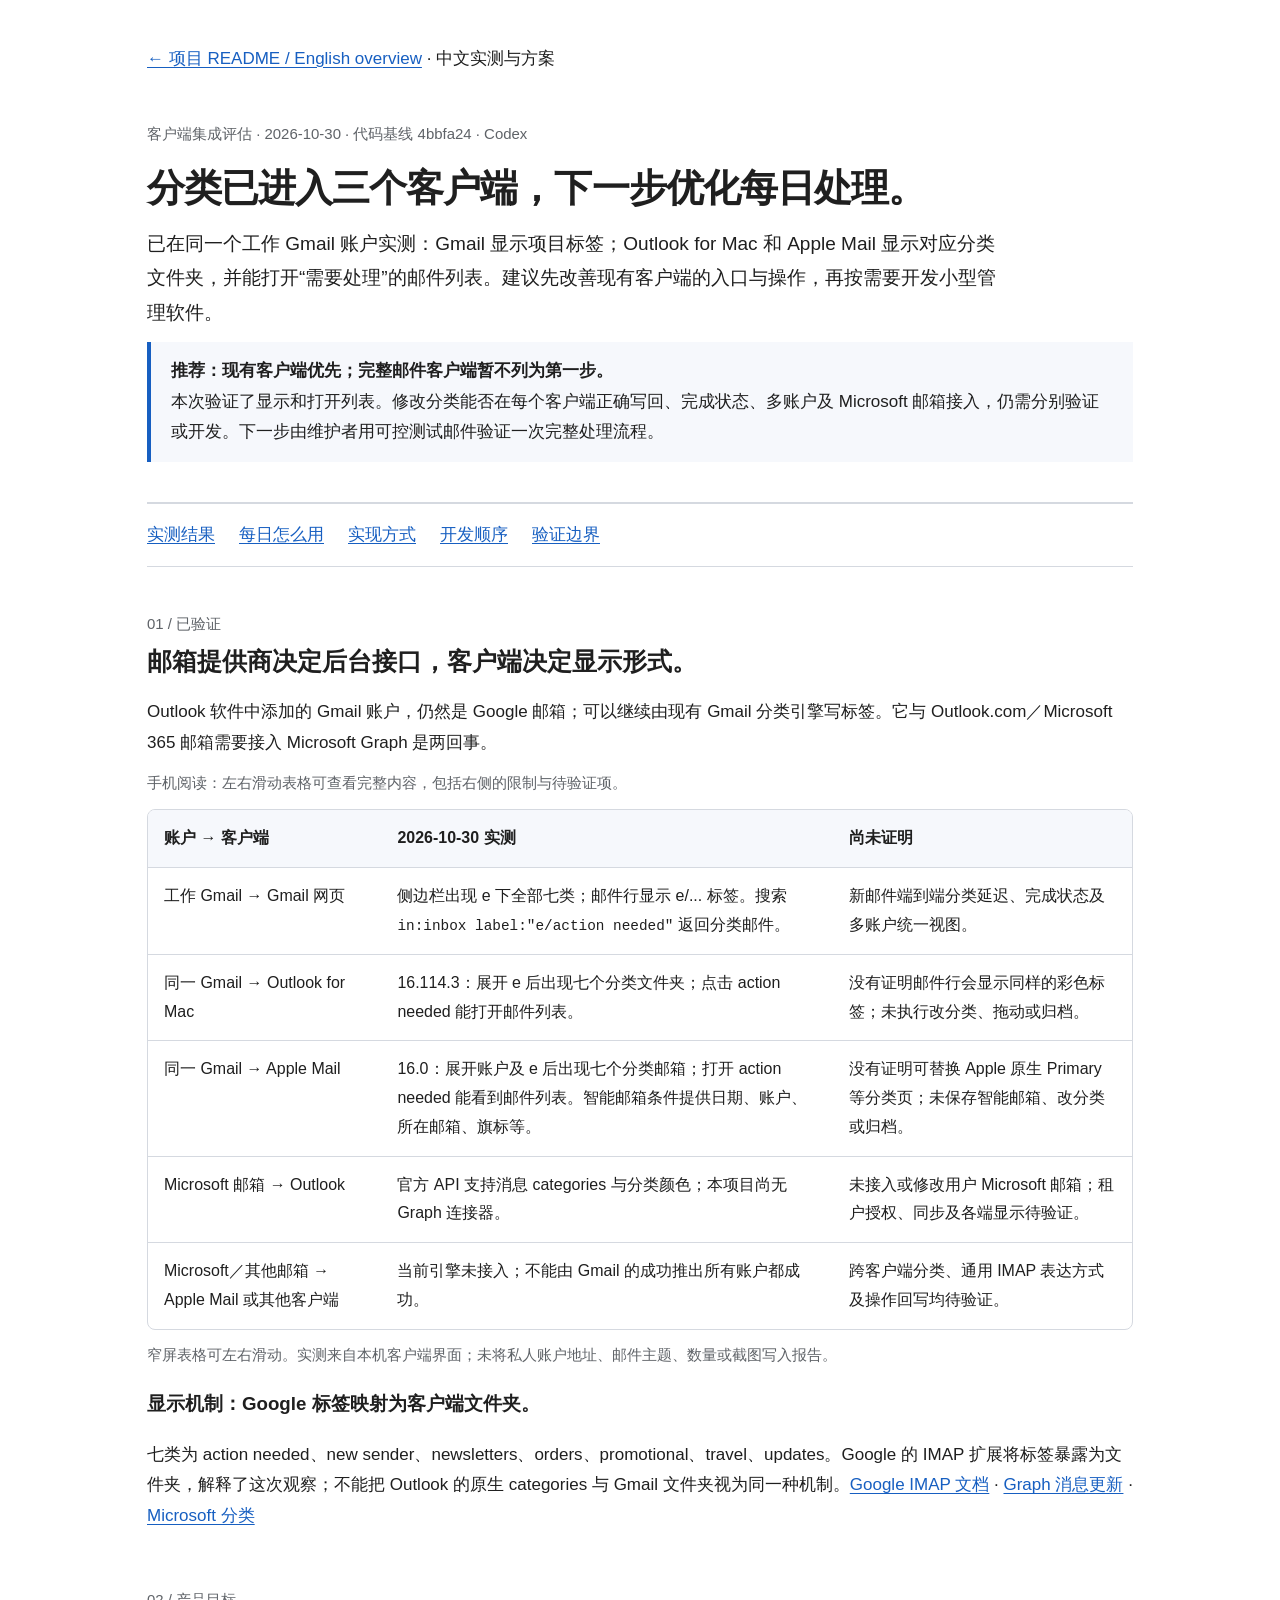
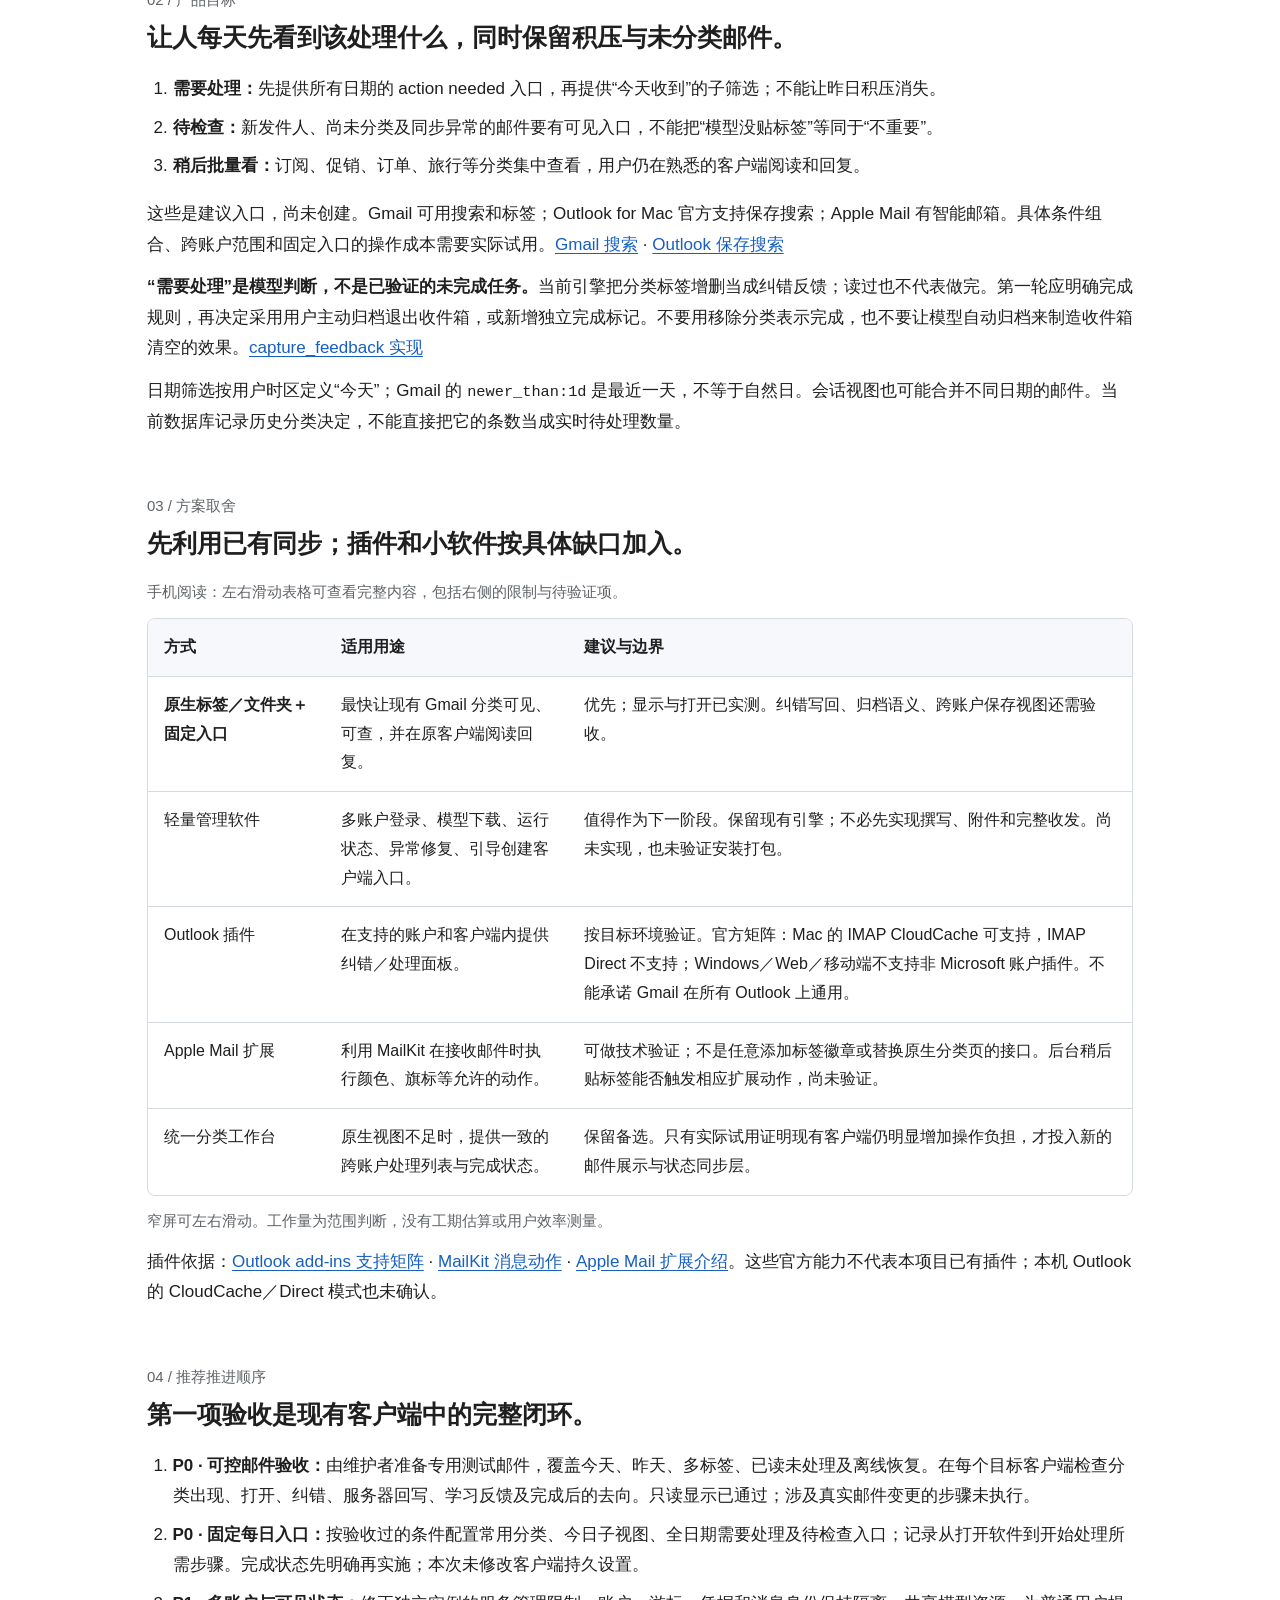
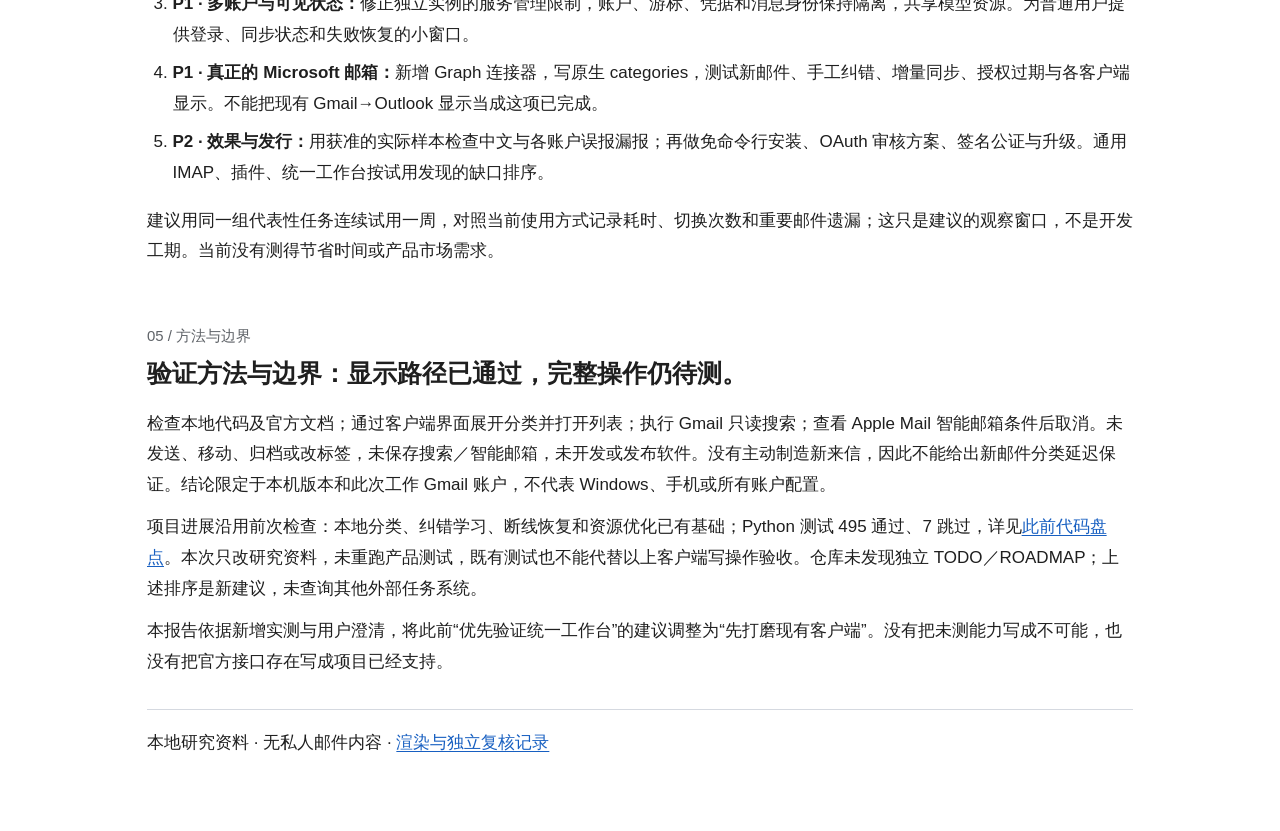
<file: docs/research/2026-10-30-client-integration.html>
<!doctype html>
<html lang="zh-CN"><head><meta charset="utf-8"><meta name="viewport" content="width=device-width, initial-scale=1"><meta name="artifact-type" content="decision"><title>Email Town · 客户端分类实测与推进方案</title>
<style>
:root{color-scheme:light;--bg:#ffffff;--panel:#f6f8fc;--ink:#1f1f1f;--muted:#5f6368;--line:#d5d9e0;--accent:#175fc1}
@media(prefers-color-scheme:dark){:root:not([data-theme="light"]){color-scheme:dark;--bg:#0d1117;--panel:#161b22;--ink:#e6edf3;--muted:#9da7b3;--line:#30363d;--accent:#58a6ff}}
:root[data-theme="dark"]{color-scheme:dark;--bg:#0d1117;--panel:#161b22;--ink:#e6edf3;--muted:#9da7b3;--line:#30363d;--accent:#58a6ff}
*{box-sizing:border-box}html{font-size:17px}body{margin:0;background:var(--bg);color:var(--ink);font-family:-apple-system,BlinkMacSystemFont,"Segoe UI","PingFang SC",sans-serif;line-height:1.8}
main{max-width:1050px;margin:auto;padding:32px 32px 72px}a{color:var(--accent);text-underline-offset:3px;overflow-wrap:anywhere}a:focus-visible{outline:3px solid var(--accent);outline-offset:4px}
header{padding:22px 0 28px;border-bottom:2px solid var(--line)}h1{font-size:2.25rem;line-height:1.35;letter-spacing:-.025em;margin:14px 0}h2{font-size:1.45rem;line-height:1.5;margin:0 0 16px}h3{font-size:1.1rem}p{margin:12px 0}.stamp,.eyebrow,.reading{color:var(--muted)}.stamp,.eyebrow{font-size:.88rem}.eyebrow{margin-bottom:6px}.deck{font-size:1.12rem;max-width:850px}.verdict{padding:14px 20px;background:var(--panel);border-left:4px solid var(--accent)}section{padding-top:32px}nav{display:flex;flex-wrap:wrap;gap:8px 24px;padding:16px 0;border-bottom:1px solid var(--line)}
.table-wrap{overflow-x:auto;border:1px solid var(--line);border-radius:8px}table{width:100%;border-collapse:collapse;min-width:650px;font-size:.94rem}th,td{text-align:left;vertical-align:top;padding:14px 16px;border-bottom:1px solid var(--line)}th{background:var(--panel)}th:first-child,td:first-child{min-width:140px}tr:last-child td{border-bottom:0}ul,ol{padding-left:1.5em}li{margin:8px 0}code{font-size:.9em;overflow-wrap:anywhere}small{font-size:.88rem}.reading{font-size:.88rem}footer{margin-top:32px;padding-top:18px;border-top:1px solid var(--line)}
@media(max-width:600px){main{padding:20px 18px 48px}h1{font-size:1.8rem}.deck{font-size:1rem}h2{font-size:1.3rem}.verdict{padding:12px 14px}table{min-width:600px}th,td{padding:12px}header{padding-top:8px}}
@media print{main{max-width:none}nav{display:none}section{break-inside:avoid}a{color:inherit}}
</style></head><body><main><p><a href="../../README.md">← 项目 README / English overview</a> · 中文实测与方案</p>
<header><p class="stamp">客户端集成评估 · 2026-10-30 · 代码基线 4bbfa24 · Codex</p>
<h1>分类已进入三个客户端，下一步优化每日处理。</h1>
<p class="deck">已在同一个工作 Gmail 账户实测：Gmail 显示项目标签；Outlook for Mac 和 Apple Mail 显示对应分类文件夹，并能打开“需要处理”的邮件列表。建议先改善现有客户端的入口与操作，再按需要开发小型管理软件。</p>
<p class="verdict"><strong>推荐：现有客户端优先；完整邮件客户端暂不列为第一步。</strong><br>本次验证了显示和打开列表。修改分类能否在每个客户端正确写回、完成状态、多账户及 Microsoft 邮箱接入，仍需分别验证或开发。下一步由维护者用可控测试邮件验证一次完整处理流程。</p></header>
<nav aria-label="报告目录"><a href="#evidence">实测结果</a><a href="#workflow">每日怎么用</a><a href="#options">实现方式</a><a href="#next">开发顺序</a><a href="#limits">验证边界</a></nav>
<section id="evidence"><p class="eyebrow">01 / 已验证</p><h2>邮箱提供商决定后台接口，客户端决定显示形式。</h2>
<p>Outlook 软件中添加的 Gmail 账户，仍然是 Google 邮箱；可以继续由现有 Gmail 分类引擎写标签。它与 Outlook.com／Microsoft 365 邮箱需要接入 Microsoft Graph 是两回事。</p>
<p class="reading">手机阅读：左右滑动表格可查看完整内容，包括右侧的限制与待验证项。</p>
<div class="table-wrap" tabindex="0" role="region" aria-label="客户端实测矩阵"><table><thead><tr><th>账户 → 客户端</th><th>2026-10-30 实测</th><th>尚未证明</th></tr></thead><tbody>
<tr><td>工作 Gmail → Gmail 网页</td><td>侧边栏出现 e 下全部七类；邮件行显示 e/... 标签。搜索 <code>in:inbox label:"e/action needed"</code> 返回分类邮件。</td><td>新邮件端到端分类延迟、完成状态及多账户统一视图。</td></tr>
<tr><td>同一 Gmail → Outlook for Mac</td><td>16.114.3：展开 e 后出现七个分类文件夹；点击 action needed 能打开邮件列表。</td><td>没有证明邮件行会显示同样的彩色标签；未执行改分类、拖动或归档。</td></tr>
<tr><td>同一 Gmail → Apple Mail</td><td>16.0：展开账户及 e 后出现七个分类邮箱；打开 action needed 能看到邮件列表。智能邮箱条件提供日期、账户、所在邮箱、旗标等。</td><td>没有证明可替换 Apple 原生 Primary 等分类页；未保存智能邮箱、改分类或归档。</td></tr>
<tr><td>Microsoft 邮箱 → Outlook</td><td>官方 API 支持消息 categories 与分类颜色；本项目尚无 Graph 连接器。</td><td>未接入或修改用户 Microsoft 邮箱；租户授权、同步及各端显示待验证。</td></tr>
<tr><td>Microsoft／其他邮箱 → Apple Mail 或其他客户端</td><td>当前引擎未接入；不能由 Gmail 的成功推出所有账户都成功。</td><td>跨客户端分类、通用 IMAP 表达方式及操作回写均待验证。</td></tr>
</tbody></table></div><p class="reading">窄屏表格可左右滑动。实测来自本机客户端界面；未将私人账户地址、邮件主题、数量或截图写入报告。</p>
<h3>显示机制：Google 标签映射为客户端文件夹。</h3><p>七类为 action needed、new sender、newsletters、orders、promotional、travel、updates。Google 的 IMAP 扩展将标签暴露为文件夹，解释了这次观察；不能把 Outlook 的原生 categories 与 Gmail 文件夹视为同一种机制。<a href="https://developers.google.com/workspace/gmail/imap/imap-extensions">Google IMAP 文档</a> · <a href="https://learn.microsoft.com/en-us/graph/api/message-update?view=graph-rest-1.0">Graph 消息更新</a> · <a href="https://learn.microsoft.com/en-us/graph/api/resources/outlookcategory?view=graph-rest-1.0">Microsoft 分类</a></p></section>
<section id="workflow"><p class="eyebrow">02 / 产品目标</p><h2>让人每天先看到该处理什么，同时保留积压与未分类邮件。</h2>
<ol><li><strong>需要处理：</strong>先提供所有日期的 action needed 入口，再提供“今天收到”的子筛选；不能让昨日积压消失。</li><li><strong>待检查：</strong>新发件人、尚未分类及同步异常的邮件要有可见入口，不能把“模型没贴标签”等同于“不重要”。</li><li><strong>稍后批量看：</strong>订阅、促销、订单、旅行等分类集中查看，用户仍在熟悉的客户端阅读和回复。</li></ol>
<p>这些是建议入口，尚未创建。Gmail 可用搜索和标签；Outlook for Mac 官方支持保存搜索；Apple Mail 有智能邮箱。具体条件组合、跨账户范围和固定入口的操作成本需要实际试用。<a href="https://support.google.com/mail/answer/7190?hl=en">Gmail 搜索</a> · <a href="https://support.microsoft.com/en-us/outlook/save-a-search-by-using-a-smart-folder-in-outlook-for-mac">Outlook 保存搜索</a></p>
<p><strong>“需要处理”是模型判断，不是已验证的未完成任务。</strong>当前引擎把分类标签增删当成纠错反馈；读过也不代表做完。第一轮应明确完成规则，再决定采用用户主动归档退出收件箱，或新增独立完成标记。不要用移除分类表示完成，也不要让模型自动归档来制造收件箱清空的效果。<a href="../../src/email_town_labeler/engine.py">capture_feedback 实现</a></p>
<p>日期筛选按用户时区定义“今天”；Gmail 的 <code>newer_than:1d</code> 是最近一天，不等于自然日。会话视图也可能合并不同日期的邮件。当前数据库记录历史分类决定，不能直接把它的条数当成实时待处理数量。</p></section>
<section id="options"><p class="eyebrow">03 / 方案取舍</p><h2>先利用已有同步；插件和小软件按具体缺口加入。</h2>
<p class="reading">手机阅读：左右滑动表格可查看完整内容，包括右侧的限制与待验证项。</p>
<div class="table-wrap" tabindex="0" role="region" aria-label="实现方式比较"><table><thead><tr><th>方式</th><th>适用用途</th><th>建议与边界</th></tr></thead><tbody>
<tr><td><strong>原生标签／文件夹＋固定入口</strong></td><td>最快让现有 Gmail 分类可见、可查，并在原客户端阅读回复。</td><td>优先；显示与打开已实测。纠错写回、归档语义、跨账户保存视图还需验收。</td></tr>
<tr><td>轻量管理软件</td><td>多账户登录、模型下载、运行状态、异常修复、引导创建客户端入口。</td><td>值得作为下一阶段。保留现有引擎；不必先实现撰写、附件和完整收发。尚未实现，也未验证安装打包。</td></tr>
<tr><td>Outlook 插件</td><td>在支持的账户和客户端内提供纠错／处理面板。</td><td>按目标环境验证。官方矩阵：Mac 的 IMAP CloudCache 可支持，IMAP Direct 不支持；Windows／Web／移动端不支持非 Microsoft 账户插件。不能承诺 Gmail 在所有 Outlook 上通用。</td></tr>
<tr><td>Apple Mail 扩展</td><td>利用 MailKit 在接收邮件时执行颜色、旗标等允许的动作。</td><td>可做技术验证；不是任意添加标签徽章或替换原生分类页的接口。后台稍后贴标签能否触发相应扩展动作，尚未验证。</td></tr>
<tr><td>统一分类工作台</td><td>原生视图不足时，提供一致的跨账户处理列表与完成状态。</td><td>保留备选。只有实际试用证明现有客户端仍明显增加操作负担，才投入新的邮件展示与状态同步层。</td></tr>
</tbody></table></div><p class="reading">窄屏可左右滑动。工作量为范围判断，没有工期估算或用户效率测量。</p>
<p>插件依据：<a href="https://learn.microsoft.com/en-us/office/dev/add-ins/outlook/outlook-add-ins-overview">Outlook add-ins 支持矩阵</a> · <a href="https://developer.apple.com/documentation/mailkit/memessageactionhandler">MailKit 消息动作</a> · <a href="https://developer.apple.com/videos/play/wwdc2021/10168/">Apple Mail 扩展介绍</a>。这些官方能力不代表本项目已有插件；本机 Outlook 的 CloudCache／Direct 模式也未确认。</p></section>
<section id="next"><p class="eyebrow">04 / 推荐推进顺序</p><h2>第一项验收是现有客户端中的完整闭环。</h2>
<ol><li><strong>P0 · 可控邮件验收：</strong>由维护者准备专用测试邮件，覆盖今天、昨天、多标签、已读未处理及离线恢复。在每个目标客户端检查分类出现、打开、纠错、服务器回写、学习反馈及完成后的去向。只读显示已通过；涉及真实邮件变更的步骤未执行。</li><li><strong>P0 · 固定每日入口：</strong>按验收过的条件配置常用分类、今日子视图、全日期需要处理及待检查入口；记录从打开软件到开始处理所需步骤。完成状态先明确再实施；本次未修改客户端持久设置。</li><li><strong>P1 · 多账户与可见状态：</strong>修正独立实例的服务管理限制，账户、游标、凭据和消息身份保持隔离，共享模型资源。为普通用户提供登录、同步状态和失败恢复的小窗口。</li><li><strong>P1 · 真正的 Microsoft 邮箱：</strong>新增 Graph 连接器，写原生 categories，测试新邮件、手工纠错、增量同步、授权过期与各客户端显示。不能把现有 Gmail→Outlook 显示当成这项已完成。</li><li><strong>P2 · 效果与发行：</strong>用获准的实际样本检查中文与各账户误报漏报；再做免命令行安装、OAuth 审核方案、签名公证与升级。通用 IMAP、插件、统一工作台按试用发现的缺口排序。</li></ol>
<p>建议用同一组代表性任务连续试用一周，对照当前使用方式记录耗时、切换次数和重要邮件遗漏；这只是建议的观察窗口，不是开发工期。当前没有测得节省时间或产品市场需求。</p></section>
<section id="limits"><p class="eyebrow">05 / 方法与边界</p><h2>验证方法与边界：显示路径已通过，完整操作仍待测。</h2>
<p>检查本地代码及官方文档；通过客户端界面展开分类并打开列表；执行 Gmail 只读搜索；查看 Apple Mail 智能邮箱条件后取消。未发送、移动、归档或改标签，未保存搜索／智能邮箱，未开发或发布软件。没有主动制造新来信，因此不能给出新邮件分类延迟保证。结论限定于本机版本和此次工作 Gmail 账户，不代表 Windows、手机或所有账户配置。</p>
<p>项目进展沿用前次检查：本地分类、纠错学习、断线恢复和资源优化已有基础；Python 测试 495 通过、7 跳过，详见<a href="2026-10-30-desktop-direction.html#state">此前代码盘点</a>。本次只改研究资料，未重跑产品测试，既有测试也不能代替以上客户端写操作验收。仓库未发现独立 TODO／ROADMAP；上述排序是新建议，未查询其他外部任务系统。</p>
<p>本报告依据新增实测与用户澄清，将此前“优先验证统一工作台”的建议调整为“先打磨现有客户端”。没有把未测能力写成不可能，也没有把官方接口存在写成项目已经支持。</p></section>
<footer>本地研究资料 · 无私人邮件内容 · <a href="client-integration-review.md">渲染与独立复核记录</a></footer></main></body></html>
</file>
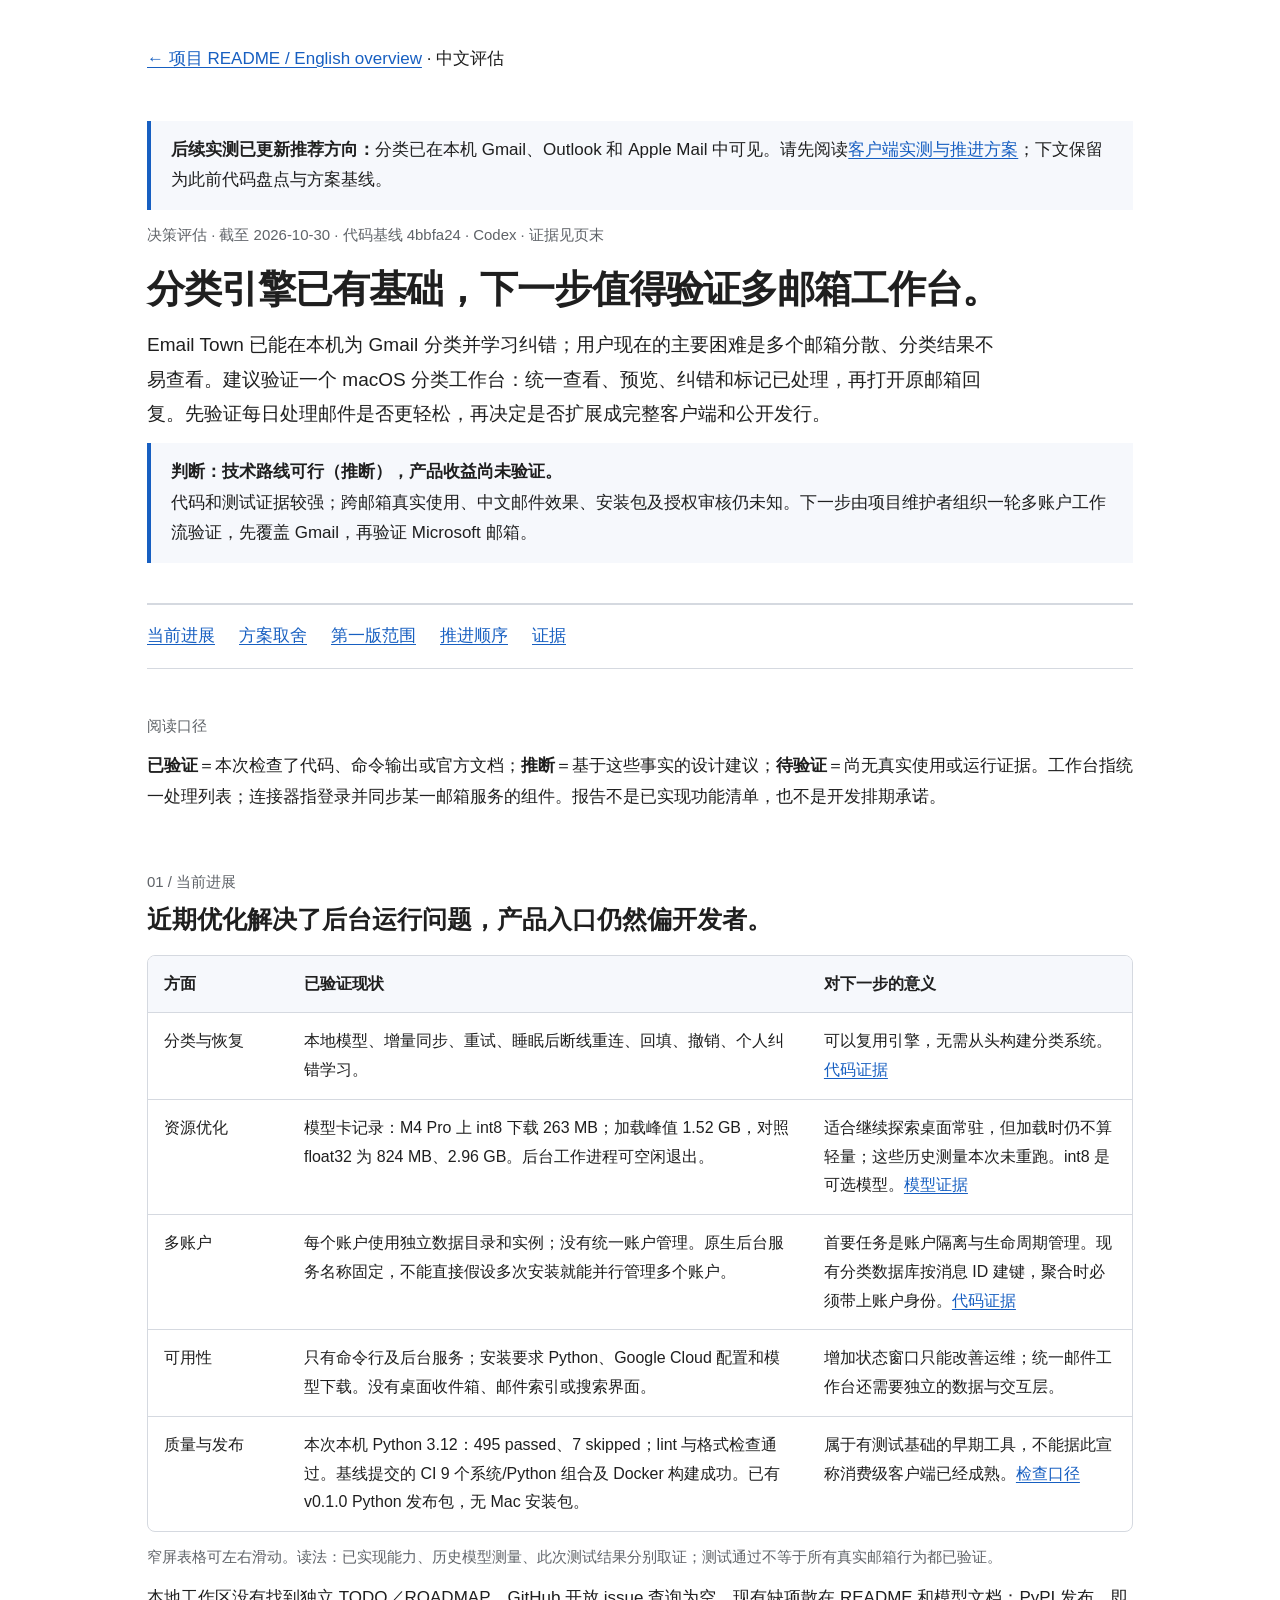
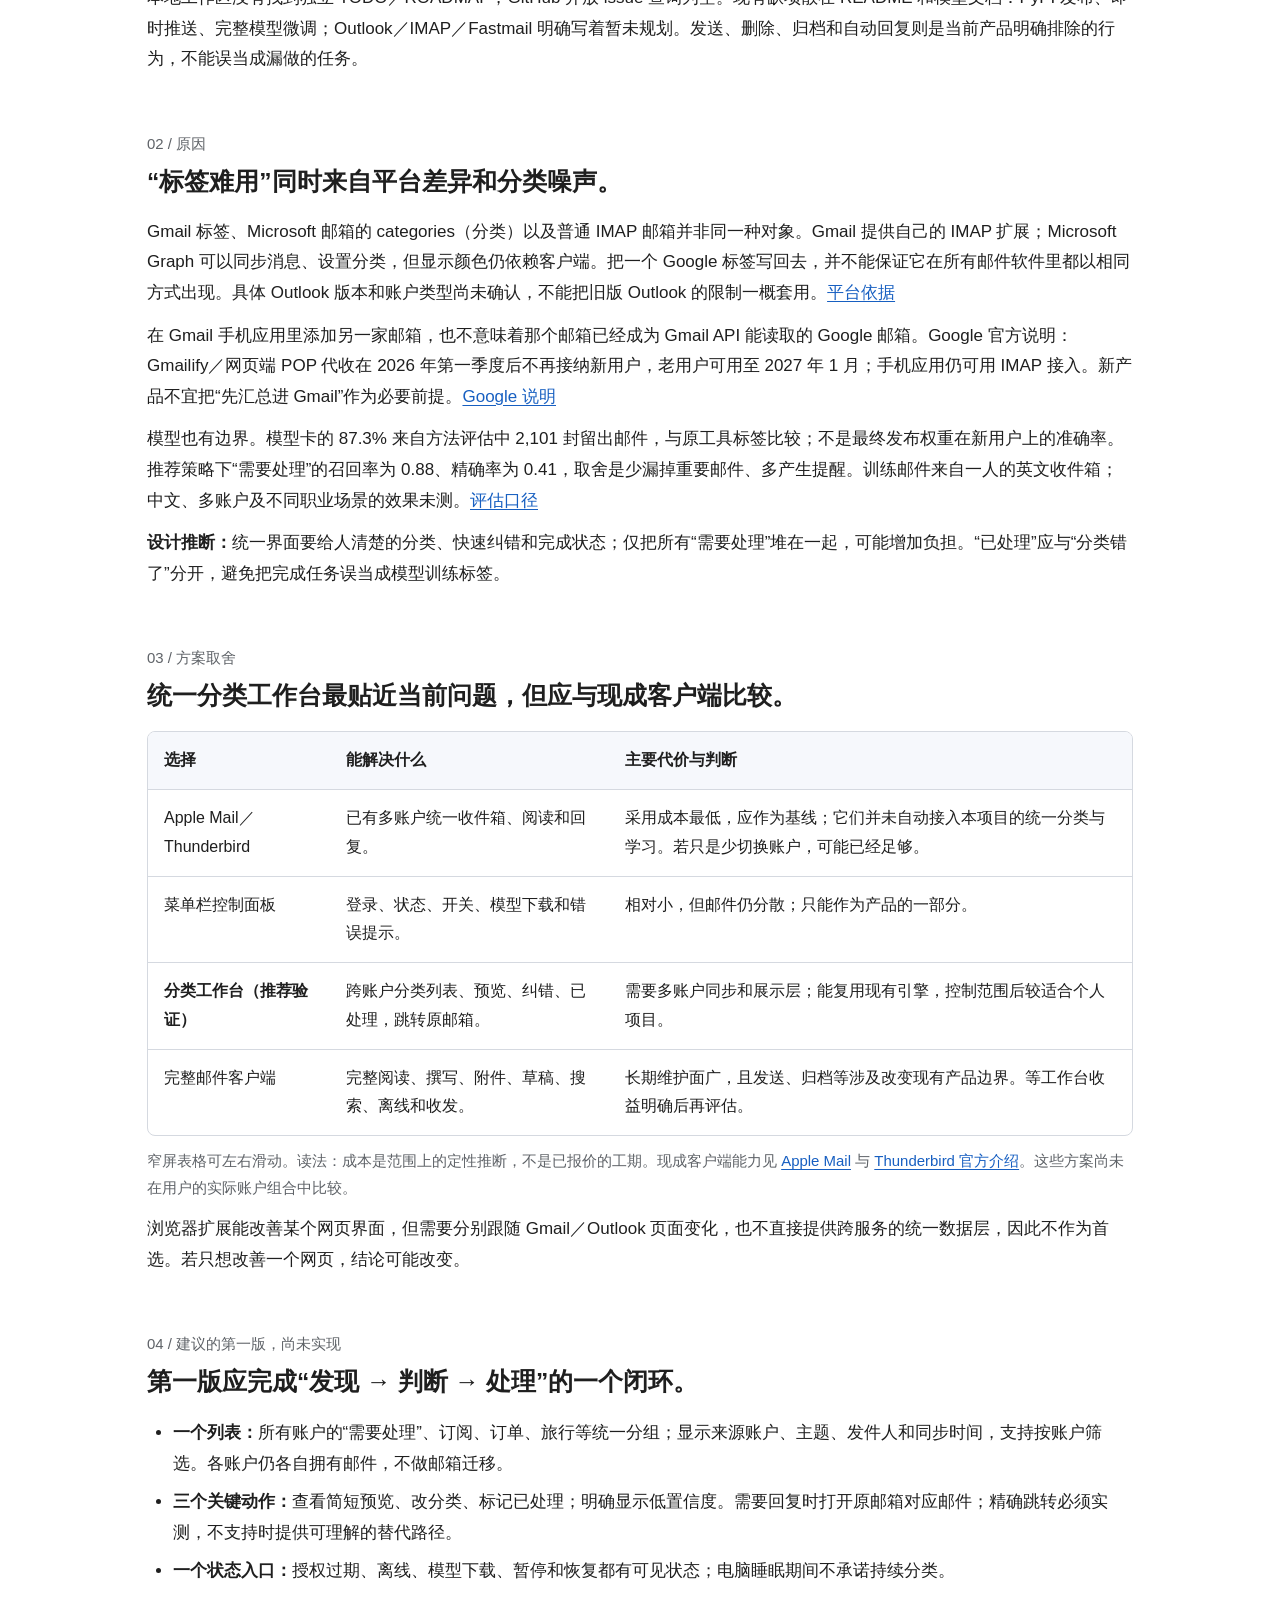
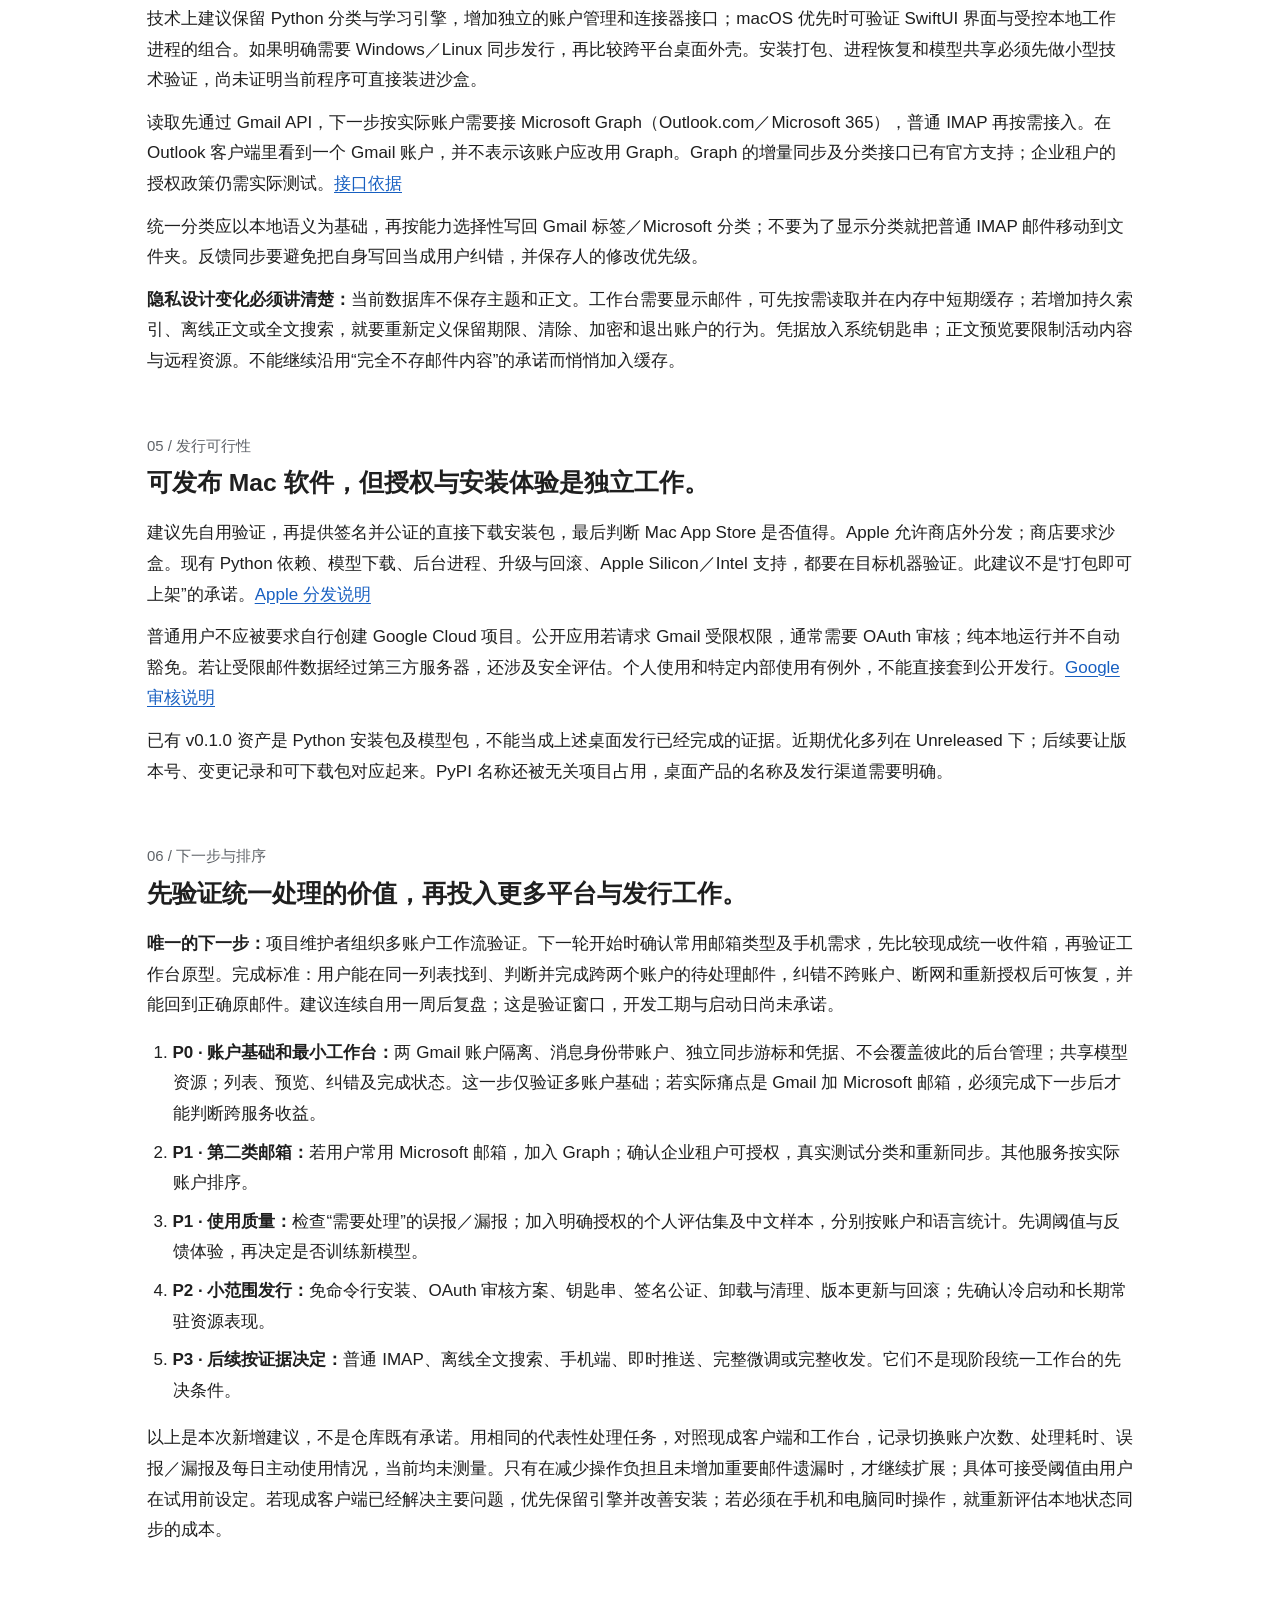
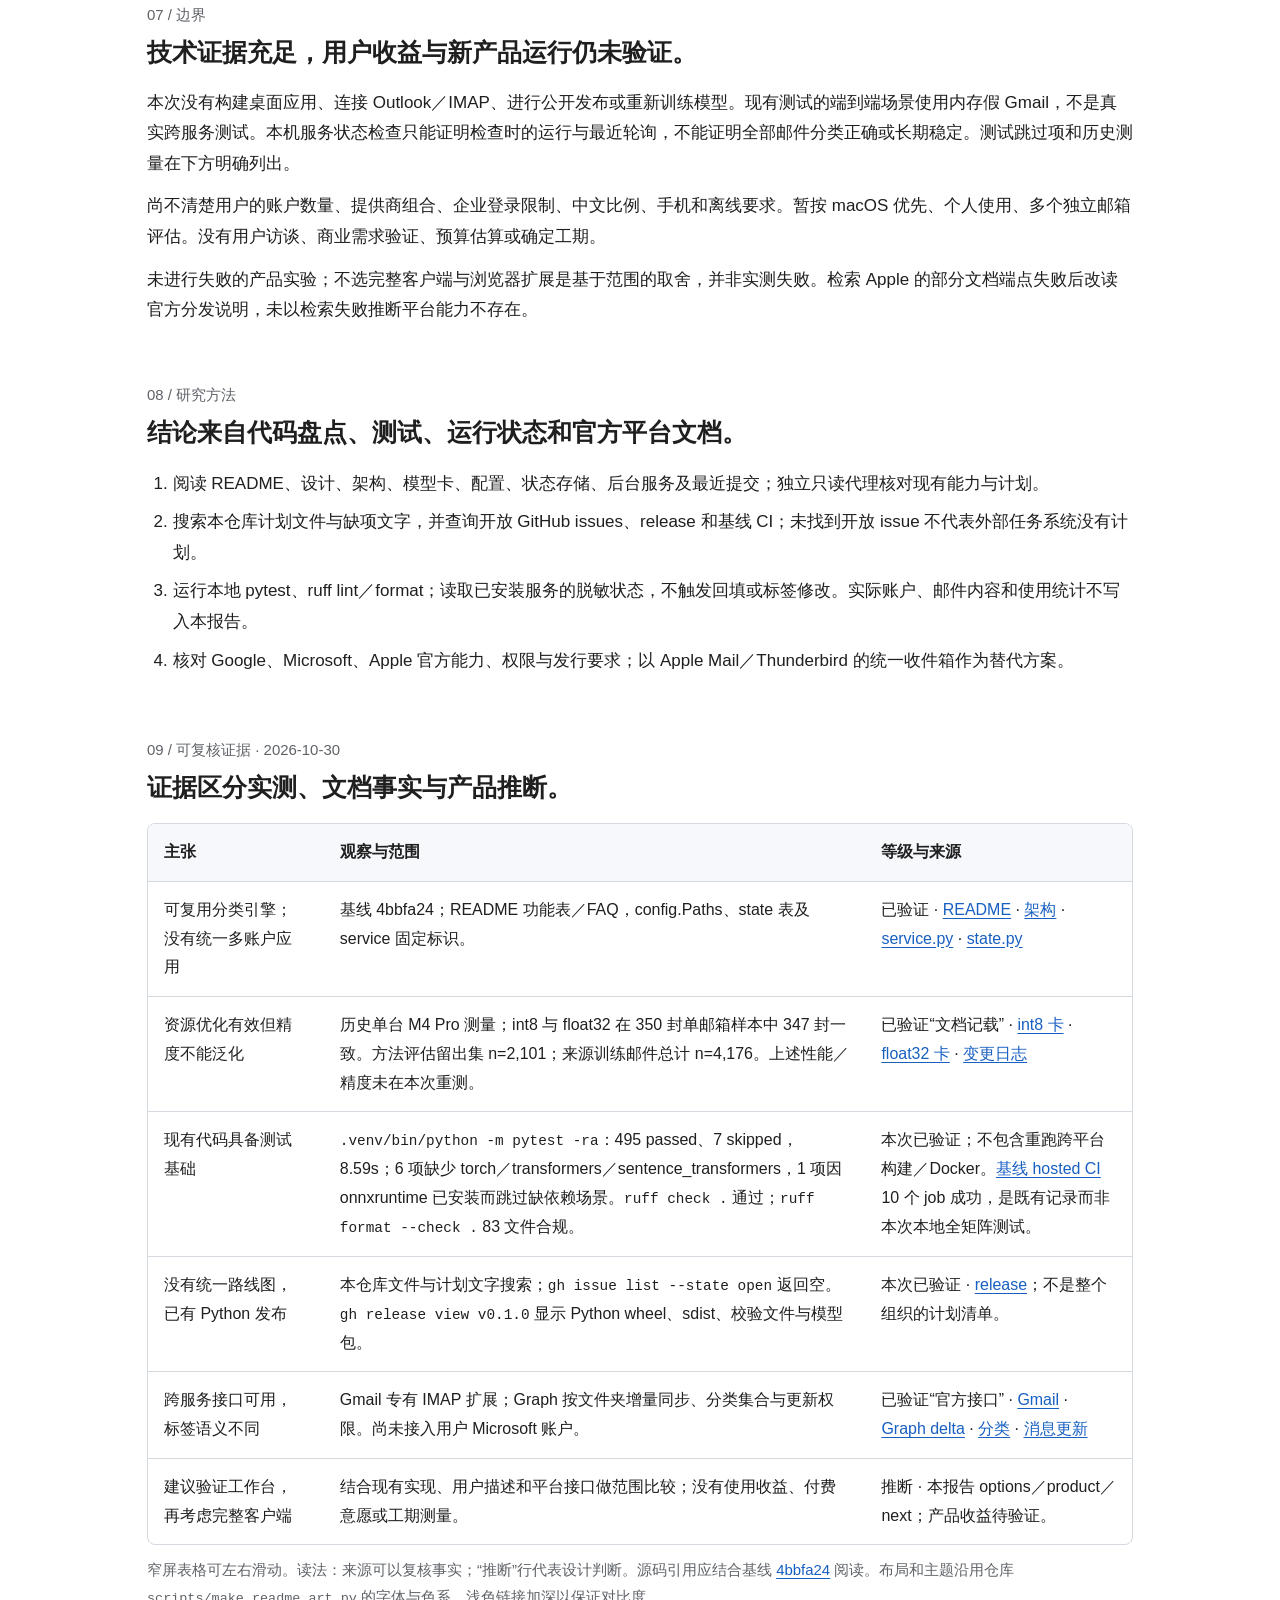
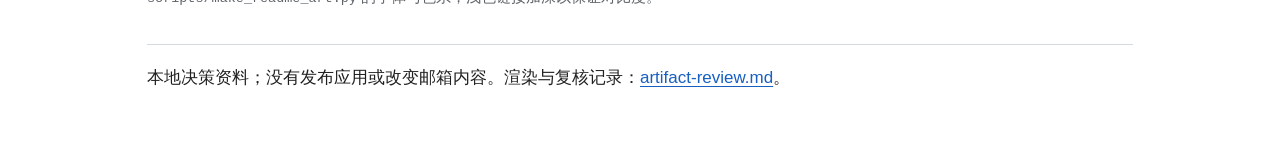
<file: docs/research/2026-10-30-desktop-direction.html>
<!doctype html>
<html lang="zh-CN">
<head>
<meta charset="utf-8">
<meta name="viewport" content="width=device-width, initial-scale=1">
<meta name="artifact-type" content="decision">
<title>Email Town · 桌面产品方向评估</title>
<style>
:root{color-scheme:light;--bg:#ffffff;--panel:#f6f8fc;--ink:#1f1f1f;--muted:#5f6368;--line:#d5d9e0;--accent:#175fc1}
@media(prefers-color-scheme:dark){:root:not([data-theme="light"]){color-scheme:dark;--bg:#0d1117;--panel:#161b22;--ink:#e6edf3;--muted:#9da7b3;--line:#30363d;--accent:#58a6ff}}
:root[data-theme="dark"]{color-scheme:dark;--bg:#0d1117;--panel:#161b22;--ink:#e6edf3;--muted:#9da7b3;--line:#30363d;--accent:#58a6ff}
*{box-sizing:border-box}html{font-size:17px}body{margin:0;background:var(--bg);color:var(--ink);font-family:-apple-system,BlinkMacSystemFont,"Segoe UI","PingFang SC",sans-serif;line-height:1.8}
main{max-width:1050px;margin:auto;padding:32px 32px 72px}a{color:var(--accent);text-underline-offset:3px;overflow-wrap:anywhere}a:focus-visible{outline:3px solid var(--accent);outline-offset:4px}
header{padding:22px 0 28px;border-bottom:2px solid var(--line)}h1{font-size:2.25rem;line-height:1.35;letter-spacing:-.025em;margin:14px 0}h2{font-size:1.45rem;line-height:1.5;margin:0 0 16px}h3{font-size:1.1rem}p{margin:12px 0}.stamp,.eyebrow,.reading{color:var(--muted)}.stamp,.eyebrow{font-size:.88rem}.eyebrow{margin-bottom:6px}.deck{font-size:1.12rem;max-width:850px}.verdict{padding:14px 20px;background:var(--panel);border-left:4px solid var(--accent)}section{padding-top:32px}nav{display:flex;flex-wrap:wrap;gap:8px 24px;padding:16px 0;border-bottom:1px solid var(--line)}
.table-wrap{overflow-x:auto;border:1px solid var(--line);border-radius:8px}table{width:100%;border-collapse:collapse;min-width:650px;font-size:.94rem}th,td{text-align:left;vertical-align:top;padding:14px 16px;border-bottom:1px solid var(--line)}th{background:var(--panel)}th:first-child,td:first-child{min-width:140px}tr:last-child td{border-bottom:0}ul,ol{padding-left:1.5em}li{margin:8px 0}code{font-size:.9em;overflow-wrap:anywhere}small{font-size:.88rem}.reading{font-size:.88rem}footer{margin-top:32px;padding-top:18px;border-top:1px solid var(--line)}
@media(max-width:600px){main{padding:20px 18px 48px}h1{font-size:1.8rem}.deck{font-size:1rem}h2{font-size:1.3rem}.verdict{padding:12px 14px}table{min-width:600px}th,td{padding:12px}header{padding-top:8px}}
@media print{main{max-width:none}nav{display:none}section{break-inside:avoid}a{color:inherit}}
</style>
</head>
<body><main>
<p><a href="../../README.md">← 项目 README / English overview</a> · 中文评估</p>
<header>
<p class="verdict"><strong>后续实测已更新推荐方向：</strong>分类已在本机 Gmail、Outlook 和 Apple Mail 中可见。请先阅读<a href="2026-10-30-client-integration.html">客户端实测与推进方案</a>；下文保留为此前代码盘点与方案基线。</p>
<p class="stamp">决策评估 · 截至 2026-10-30 · 代码基线 4bbfa24 · Codex · 证据见页末</p>
<h1>分类引擎已有基础，下一步值得验证多邮箱工作台。</h1>
<p class="deck">Email Town 已能在本机为 Gmail 分类并学习纠错；用户现在的主要困难是多个邮箱分散、分类结果不易查看。建议验证一个 macOS 分类工作台：统一查看、预览、纠错和标记已处理，再打开原邮箱回复。先验证每日处理邮件是否更轻松，再决定是否扩展成完整客户端和公开发行。</p>
<p class="verdict"><strong>判断：技术路线可行（推断），产品收益尚未验证。</strong><br>代码和测试证据较强；跨邮箱真实使用、中文邮件效果、安装包及授权审核仍未知。下一步由项目维护者组织一轮多账户工作流验证，先覆盖 Gmail，再验证 Microsoft 邮箱。</p>
</header>
<nav aria-label="报告目录"><a href="#state">当前进展</a><a href="#options">方案取舍</a><a href="#product">第一版范围</a><a href="#next">推进顺序</a><a href="#sources">证据</a></nav>
<section id="key"><p class="eyebrow">阅读口径</p><p><strong>已验证</strong>＝本次检查了代码、命令输出或官方文档；<strong>推断</strong>＝基于这些事实的设计建议；<strong>待验证</strong>＝尚无真实使用或运行证据。工作台指统一处理列表；连接器指登录并同步某一邮箱服务的组件。报告不是已实现功能清单，也不是开发排期承诺。</p></section>
<section id="state">
<p class="eyebrow">01 / 当前进展</p><h2>近期优化解决了后台运行问题，产品入口仍然偏开发者。</h2>
<div class="table-wrap" tabindex="0" role="region" aria-label="当前能力与缺口"><table>
<thead><tr><th>方面</th><th>已验证现状</th><th>对下一步的意义</th></tr></thead><tbody>
<tr><td>分类与恢复</td><td>本地模型、增量同步、重试、睡眠后断线重连、回填、撤销、个人纠错学习。</td><td>可以复用引擎，无需从头构建分类系统。<a href="#s-code">代码证据</a></td></tr>
<tr><td>资源优化</td><td>模型卡记录：M4 Pro 上 int8 下载 263 MB；加载峰值 1.52 GB，对照 float32 为 824 MB、2.96 GB。后台工作进程可空闲退出。</td><td>适合继续探索桌面常驻，但加载时仍不算轻量；这些历史测量本次未重跑。int8 是可选模型。<a href="#s-model">模型证据</a></td></tr>
<tr><td>多账户</td><td>每个账户使用独立数据目录和实例；没有统一账户管理。原生后台服务名称固定，不能直接假设多次安装就能并行管理多个账户。</td><td>首要任务是账户隔离与生命周期管理。现有分类数据库按消息 ID 建键，聚合时必须带上账户身份。<a href="#s-code">代码证据</a></td></tr>
<tr><td>可用性</td><td>只有命令行及后台服务；安装要求 Python、Google Cloud 配置和模型下载。没有桌面收件箱、邮件索引或搜索界面。</td><td>增加状态窗口只能改善运维；统一邮件工作台还需要独立的数据与交互层。</td></tr>
<tr><td>质量与发布</td><td>本次本机 Python 3.12：495 passed、7 skipped；lint 与格式检查通过。基线提交的 CI 9 个系统/Python 组合及 Docker 构建成功。已有 v0.1.0 Python 发布包，无 Mac 安装包。</td><td>属于有测试基础的早期工具，不能据此宣称消费级客户端已经成熟。<a href="#s-checks">检查口径</a></td></tr>
</tbody></table></div>
<p class="reading">窄屏表格可左右滑动。读法：已实现能力、历史模型测量、此次测试结果分别取证；测试通过不等于所有真实邮箱行为都已验证。</p>
<p>本地工作区没有找到独立 TODO／ROADMAP，GitHub 开放 issue 查询为空。现有缺项散在 README 和模型文档：PyPI 发布、即时推送、完整模型微调；Outlook／IMAP／Fastmail 明确写着暂未规划。发送、删除、归档和自动回复则是当前产品明确排除的行为，不能误当成漏做的任务。</p>
</section>
<section id="why">
<p class="eyebrow">02 / 原因</p><h2>“标签难用”同时来自平台差异和分类噪声。</h2>
<p>Gmail 标签、Microsoft 邮箱的 categories（分类）以及普通 IMAP 邮箱并非同一种对象。Gmail 提供自己的 IMAP 扩展；Microsoft Graph 可以同步消息、设置分类，但显示颜色仍依赖客户端。把一个 Google 标签写回去，并不能保证它在所有邮件软件里都以相同方式出现。具体 Outlook 版本和账户类型尚未确认，不能把旧版 Outlook 的限制一概套用。<a href="#s-platform">平台依据</a></p>
<p>在 Gmail 手机应用里添加另一家邮箱，也不意味着那个邮箱已经成为 Gmail API 能读取的 Google 邮箱。Google 官方说明：Gmailify／网页端 POP 代收在 2026 年第一季度后不再接纳新用户，老用户可用至 2027 年 1 月；手机应用仍可用 IMAP 接入。新产品不宜把“先汇总进 Gmail”作为必要前提。<a href="https://support.google.com/mail/answer/16604719?hl=en">Google 说明</a></p>
<p>模型也有边界。模型卡的 87.3% 来自方法评估中 2,101 封留出邮件，与原工具标签比较；不是最终发布权重在新用户上的准确率。推荐策略下“需要处理”的召回率为 0.88、精确率为 0.41，取舍是少漏掉重要邮件、多产生提醒。训练邮件来自一人的英文收件箱；中文、多账户及不同职业场景的效果未测。<a href="#s-model">评估口径</a></p>
<p><strong>设计推断：</strong>统一界面要给人清楚的分类、快速纠错和完成状态；仅把所有“需要处理”堆在一起，可能增加负担。“已处理”应与“分类错了”分开，避免把完成任务误当成模型训练标签。</p>
</section>
<section id="options">
<p class="eyebrow">03 / 方案取舍</p><h2>统一分类工作台最贴近当前问题，但应与现成客户端比较。</h2>
<div class="table-wrap" tabindex="0" role="region" aria-label="方案比较"><table>
<thead><tr><th>选择</th><th>能解决什么</th><th>主要代价与判断</th></tr></thead><tbody>
<tr><td>Apple Mail／Thunderbird</td><td>已有多账户统一收件箱、阅读和回复。</td><td>采用成本最低，应作为基线；它们并未自动接入本项目的统一分类与学习。若只是少切换账户，可能已经足够。</td></tr>
<tr><td>菜单栏控制面板</td><td>登录、状态、开关、模型下载和错误提示。</td><td>相对小，但邮件仍分散；只能作为产品的一部分。</td></tr>
<tr><td><strong>分类工作台（推荐验证）</strong></td><td>跨账户分类列表、预览、纠错、已处理，跳转原邮箱。</td><td>需要多账户同步和展示层；能复用现有引擎，控制范围后较适合个人项目。</td></tr>
<tr><td>完整邮件客户端</td><td>完整阅读、撰写、附件、草稿、搜索、离线和收发。</td><td>长期维护面广，且发送、归档等涉及改变现有产品边界。等工作台收益明确后再评估。</td></tr>
</tbody></table></div>
<p class="reading">窄屏表格可左右滑动。读法：成本是范围上的定性推断，不是已报价的工期。现成客户端能力见 <a href="https://support.apple.com/en-asia/guide/mail/mlhle2e8ce37/mac">Apple Mail</a> 与 <a href="https://www.thunderbird.net/en-US/features/">Thunderbird 官方介绍</a>。这些方案尚未在用户的实际账户组合中比较。</p>
<p>浏览器扩展能改善某个网页界面，但需要分别跟随 Gmail／Outlook 页面变化，也不直接提供跨服务的统一数据层，因此不作为首选。若只想改善一个网页，结论可能改变。</p>
</section>
<section id="product">
<p class="eyebrow">04 / 建议的第一版，尚未实现</p><h2>第一版应完成“发现 → 判断 → 处理”的一个闭环。</h2>
<ul>
<li><strong>一个列表：</strong>所有账户的“需要处理”、订阅、订单、旅行等统一分组；显示来源账户、主题、发件人和同步时间，支持按账户筛选。各账户仍各自拥有邮件，不做邮箱迁移。</li>
<li><strong>三个关键动作：</strong>查看简短预览、改分类、标记已处理；明确显示低置信度。需要回复时打开原邮箱对应邮件；精确跳转必须实测，不支持时提供可理解的替代路径。</li>
<li><strong>一个状态入口：</strong>授权过期、离线、模型下载、暂停和恢复都有可见状态；电脑睡眠期间不承诺持续分类。</li>
</ul>
<p>技术上建议保留 Python 分类与学习引擎，增加独立的账户管理和连接器接口；macOS 优先时可验证 SwiftUI 界面与受控本地工作进程的组合。如果明确需要 Windows／Linux 同步发行，再比较跨平台桌面外壳。安装打包、进程恢复和模型共享必须先做小型技术验证，尚未证明当前程序可直接装进沙盒。</p>
<p>读取先通过 Gmail API，下一步按实际账户需要接 Microsoft Graph（Outlook.com／Microsoft 365），普通 IMAP 再按需接入。在 Outlook 客户端里看到一个 Gmail 账户，并不表示该账户应改用 Graph。Graph 的增量同步及分类接口已有官方支持；企业租户的授权政策仍需实际测试。<a href="#s-platform">接口依据</a></p>
<p>统一分类应以本地语义为基础，再按能力选择性写回 Gmail 标签／Microsoft 分类；不要为了显示分类就把普通 IMAP 邮件移动到文件夹。反馈同步要避免把自身写回当成用户纠错，并保存人的修改优先级。</p>
<p><strong>隐私设计变化必须讲清楚：</strong>当前数据库不保存主题和正文。工作台需要显示邮件，可先按需读取并在内存中短期缓存；若增加持久索引、离线正文或全文搜索，就要重新定义保留期限、清除、加密和退出账户的行为。凭据放入系统钥匙串；正文预览要限制活动内容与远程资源。不能继续沿用“完全不存邮件内容”的承诺而悄悄加入缓存。</p>
</section>
<section id="release">
<p class="eyebrow">05 / 发行可行性</p><h2>可发布 Mac 软件，但授权与安装体验是独立工作。</h2>
<p>建议先自用验证，再提供签名并公证的直接下载安装包，最后判断 Mac App Store 是否值得。Apple 允许商店外分发；商店要求沙盒。现有 Python 依赖、模型下载、后台进程、升级与回滚、Apple Silicon／Intel 支持，都要在目标机器验证。此建议不是“打包即可上架”的承诺。<a href="https://developer.apple.com/macos/distribution/">Apple 分发说明</a></p>
<p>普通用户不应被要求自行创建 Google Cloud 项目。公开应用若请求 Gmail 受限权限，通常需要 OAuth 审核；纯本地运行并不自动豁免。若让受限邮件数据经过第三方服务器，还涉及安全评估。个人使用和特定内部使用有例外，不能直接套到公开发行。<a href="https://developers.google.com/identity/protocols/oauth2/production-readiness/restricted-scope-verification">Google 审核说明</a></p>
<p>已有 v0.1.0 资产是 Python 安装包及模型包，不能当成上述桌面发行已经完成的证据。近期优化多列在 Unreleased 下；后续要让版本号、变更记录和可下载包对应起来。PyPI 名称还被无关项目占用，桌面产品的名称及发行渠道需要明确。</p>
</section>
<section id="next">
<p class="eyebrow">06 / 下一步与排序</p><h2>先验证统一处理的价值，再投入更多平台与发行工作。</h2>
<p><strong>唯一的下一步：</strong>项目维护者组织多账户工作流验证。下一轮开始时确认常用邮箱类型及手机需求，先比较现成统一收件箱，再验证工作台原型。完成标准：用户能在同一列表找到、判断并完成跨两个账户的待处理邮件，纠错不跨账户、断网和重新授权后可恢复，并能回到正确原邮件。建议连续自用一周后复盘；这是验证窗口，开发工期与启动日尚未承诺。</p>
<ol>
<li><strong>P0 · 账户基础和最小工作台：</strong>两 Gmail 账户隔离、消息身份带账户、独立同步游标和凭据、不会覆盖彼此的后台管理；共享模型资源；列表、预览、纠错及完成状态。这一步仅验证多账户基础；若实际痛点是 Gmail 加 Microsoft 邮箱，必须完成下一步后才能判断跨服务收益。</li>
<li><strong>P1 · 第二类邮箱：</strong>若用户常用 Microsoft 邮箱，加入 Graph；确认企业租户可授权，真实测试分类和重新同步。其他服务按实际账户排序。</li>
<li><strong>P1 · 使用质量：</strong>检查“需要处理”的误报／漏报；加入明确授权的个人评估集及中文样本，分别按账户和语言统计。先调阈值与反馈体验，再决定是否训练新模型。</li>
<li><strong>P2 · 小范围发行：</strong>免命令行安装、OAuth 审核方案、钥匙串、签名公证、卸载与清理、版本更新与回滚；先确认冷启动和长期常驻资源表现。</li>
<li><strong>P3 · 后续按证据决定：</strong>普通 IMAP、离线全文搜索、手机端、即时推送、完整微调或完整收发。它们不是现阶段统一工作台的先决条件。</li>
</ol>
<p>以上是本次新增建议，不是仓库既有承诺。用相同的代表性处理任务，对照现成客户端和工作台，记录切换账户次数、处理耗时、误报／漏报及每日主动使用情况，当前均未测量。只有在减少操作负担且未增加重要邮件遗漏时，才继续扩展；具体可接受阈值由用户在试用前设定。若现成客户端已经解决主要问题，优先保留引擎并改善安装；若必须在手机和电脑同时操作，就重新评估本地状态同步的成本。</p>
</section>
<section id="limits">
<p class="eyebrow">07 / 边界</p><h2>技术证据充足，用户收益与新产品运行仍未验证。</h2>
<p>本次没有构建桌面应用、连接 Outlook／IMAP、进行公开发布或重新训练模型。现有测试的端到端场景使用内存假 Gmail，不是真实跨服务测试。本机服务状态检查只能证明检查时的运行与最近轮询，不能证明全部邮件分类正确或长期稳定。测试跳过项和历史测量在下方明确列出。</p>
<p>尚不清楚用户的账户数量、提供商组合、企业登录限制、中文比例、手机和离线要求。暂按 macOS 优先、个人使用、多个独立邮箱评估。没有用户访谈、商业需求验证、预算估算或确定工期。</p>
<p>未进行失败的产品实验；不选完整客户端与浏览器扩展是基于范围的取舍，并非实测失败。检索 Apple 的部分文档端点失败后改读官方分发说明，未以检索失败推断平台能力不存在。</p>
</section>
<section id="method">
<p class="eyebrow">08 / 研究方法</p><h2>结论来自代码盘点、测试、运行状态和官方平台文档。</h2>
<ol><li>阅读 README、设计、架构、模型卡、配置、状态存储、后台服务及最近提交；独立只读代理核对现有能力与计划。</li><li>搜索本仓库计划文件与缺项文字，并查询开放 GitHub issues、release 和基线 CI；未找到开放 issue 不代表外部任务系统没有计划。</li><li>运行本地 pytest、ruff lint／format；读取已安装服务的脱敏状态，不触发回填或标签修改。实际账户、邮件内容和使用统计不写入本报告。</li><li>核对 Google、Microsoft、Apple 官方能力、权限与发行要求；以 Apple Mail／Thunderbird 的统一收件箱作为替代方案。</li></ol>
</section>
<section id="sources">
<p class="eyebrow">09 / 可复核证据 · 2026-10-30</p><h2>证据区分实测、文档事实与产品推断。</h2>
<div class="table-wrap" tabindex="0" role="region" aria-label="证据台账"><table><thead><tr><th>主张</th><th>观察与范围</th><th>等级与来源</th></tr></thead><tbody>
<tr id="s-code"><td>可复用分类引擎；没有统一多账户应用</td><td>基线 4bbfa24；README 功能表／FAQ，config.Paths、state 表及 service 固定标识。</td><td>已验证 · <a href="../../README.md">README</a> · <a href="../architecture.md">架构</a> · <a href="../../src/email_town_labeler/service.py">service.py</a> · <a href="../../src/email_town_labeler/state.py">state.py</a></td></tr>
<tr id="s-model"><td>资源优化有效但精度不能泛化</td><td>历史单台 M4 Pro 测量；int8 与 float32 在 350 封单邮箱样本中 347 封一致。方法评估留出集 n=2,101；来源训练邮件总计 n=4,176。上述性能／精度未在本次重测。</td><td>已验证“文档记载” · <a href="../model-cards/town-modernbert-int8.md">int8 卡</a> · <a href="../model-cards/town-modernbert.md">float32 卡</a> · <a href="../../CHANGELOG.md">变更日志</a></td></tr>
<tr id="s-checks"><td>现有代码具备测试基础</td><td><code>.venv/bin/python -m pytest -ra</code>：495 passed、7 skipped，8.59s；6 项缺少 torch／transformers／sentence_transformers，1 项因 onnxruntime 已安装而跳过缺依赖场景。<code>ruff check .</code> 通过；<code>ruff format --check .</code> 83 文件合规。</td><td>本次已验证；不包含重跑跨平台构建／Docker。<a href="https://github.com/scamai/email-town-labeler/actions/runs/40278216057">基线 hosted CI</a> 10 个 job 成功，是既有记录而非本次本地全矩阵测试。</td></tr>
<tr><td>没有统一路线图，已有 Python 发布</td><td>本仓库文件与计划文字搜索；<code>gh issue list --state open</code> 返回空。<code>gh release view v0.1.0</code> 显示 Python wheel、sdist、校验文件与模型包。</td><td>本次已验证 · <a href="https://github.com/scamai/email-town-labeler/releases/tag/v0.1.0">release</a>；不是整个组织的计划清单。</td></tr>
<tr id="s-platform"><td>跨服务接口可用，标签语义不同</td><td>Gmail 专有 IMAP 扩展；Graph 按文件夹增量同步、分类集合与更新权限。尚未接入用户 Microsoft 账户。</td><td>已验证“官方接口” · <a href="https://developers.google.com/workspace/gmail/imap/imap-extensions">Gmail</a> · <a href="https://learn.microsoft.com/en-us/graph/api/message-delta?view=graph-rest-1.0">Graph delta</a> · <a href="https://learn.microsoft.com/en-us/graph/api/resources/outlookcategory?view=graph-rest-1.0">分类</a> · <a href="https://learn.microsoft.com/en-us/graph/api/message-update?view=graph-rest-1.0">消息更新</a></td></tr>
<tr><td>建议验证工作台，再考虑完整客户端</td><td>结合现有实现、用户描述和平台接口做范围比较；没有使用收益、付费意愿或工期测量。</td><td>推断 · 本报告 options／product／next；产品收益待验证。</td></tr>
</tbody></table></div>
<p class="reading">窄屏表格可左右滑动。读法：来源可以复核事实；“推断”行代表设计判断。源码引用应结合基线 <a href="https://github.com/scamai/email-town-labeler/tree/4bbfa247f6149c9274ebaae206c2fdbcfc438128">4bbfa24</a> 阅读。布局和主题沿用仓库 <code>scripts/make_readme_art.py</code> 的字体与色系，浅色链接加深以保证对比度。</p>
</section>
<footer>本地决策资料；没有发布应用或改变邮箱内容。渲染与复核记录：<a href="artifact-review.md">artifact-review.md</a>。</footer>
</main></body></html>
</file>
